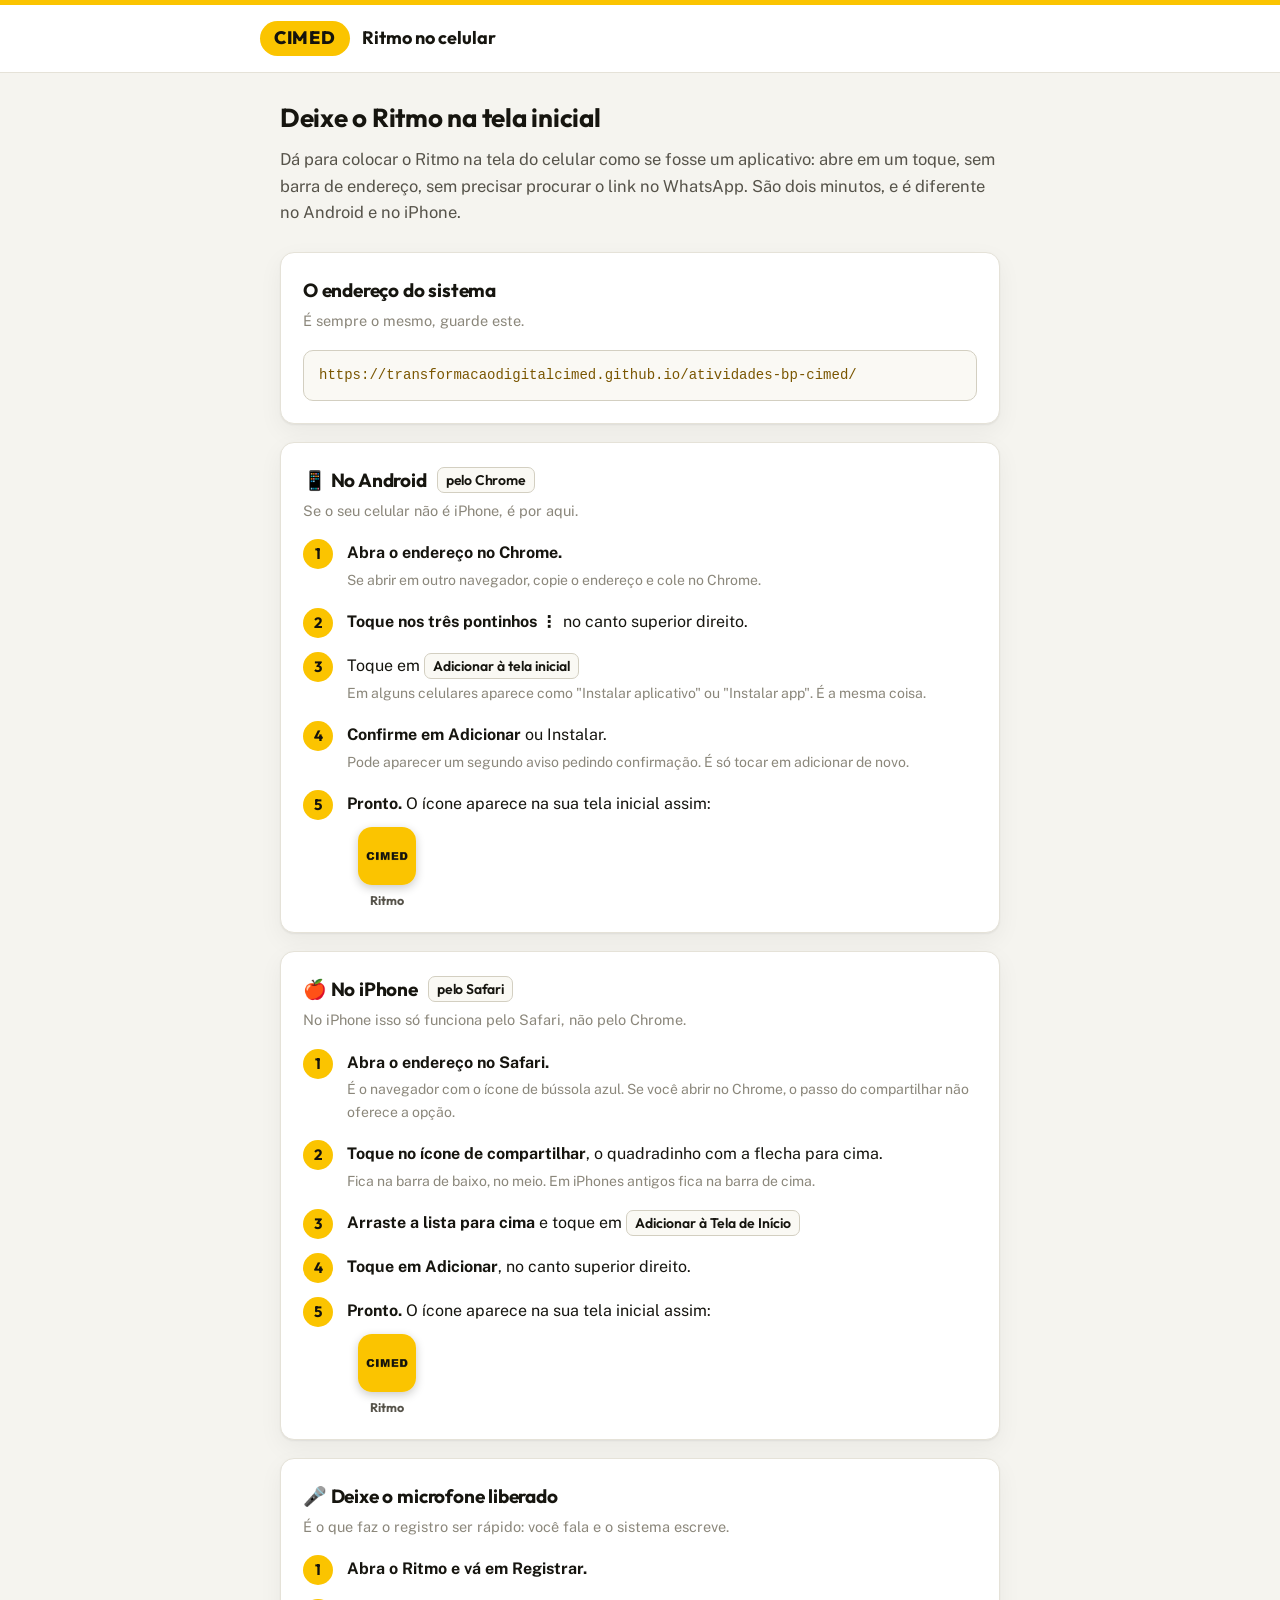
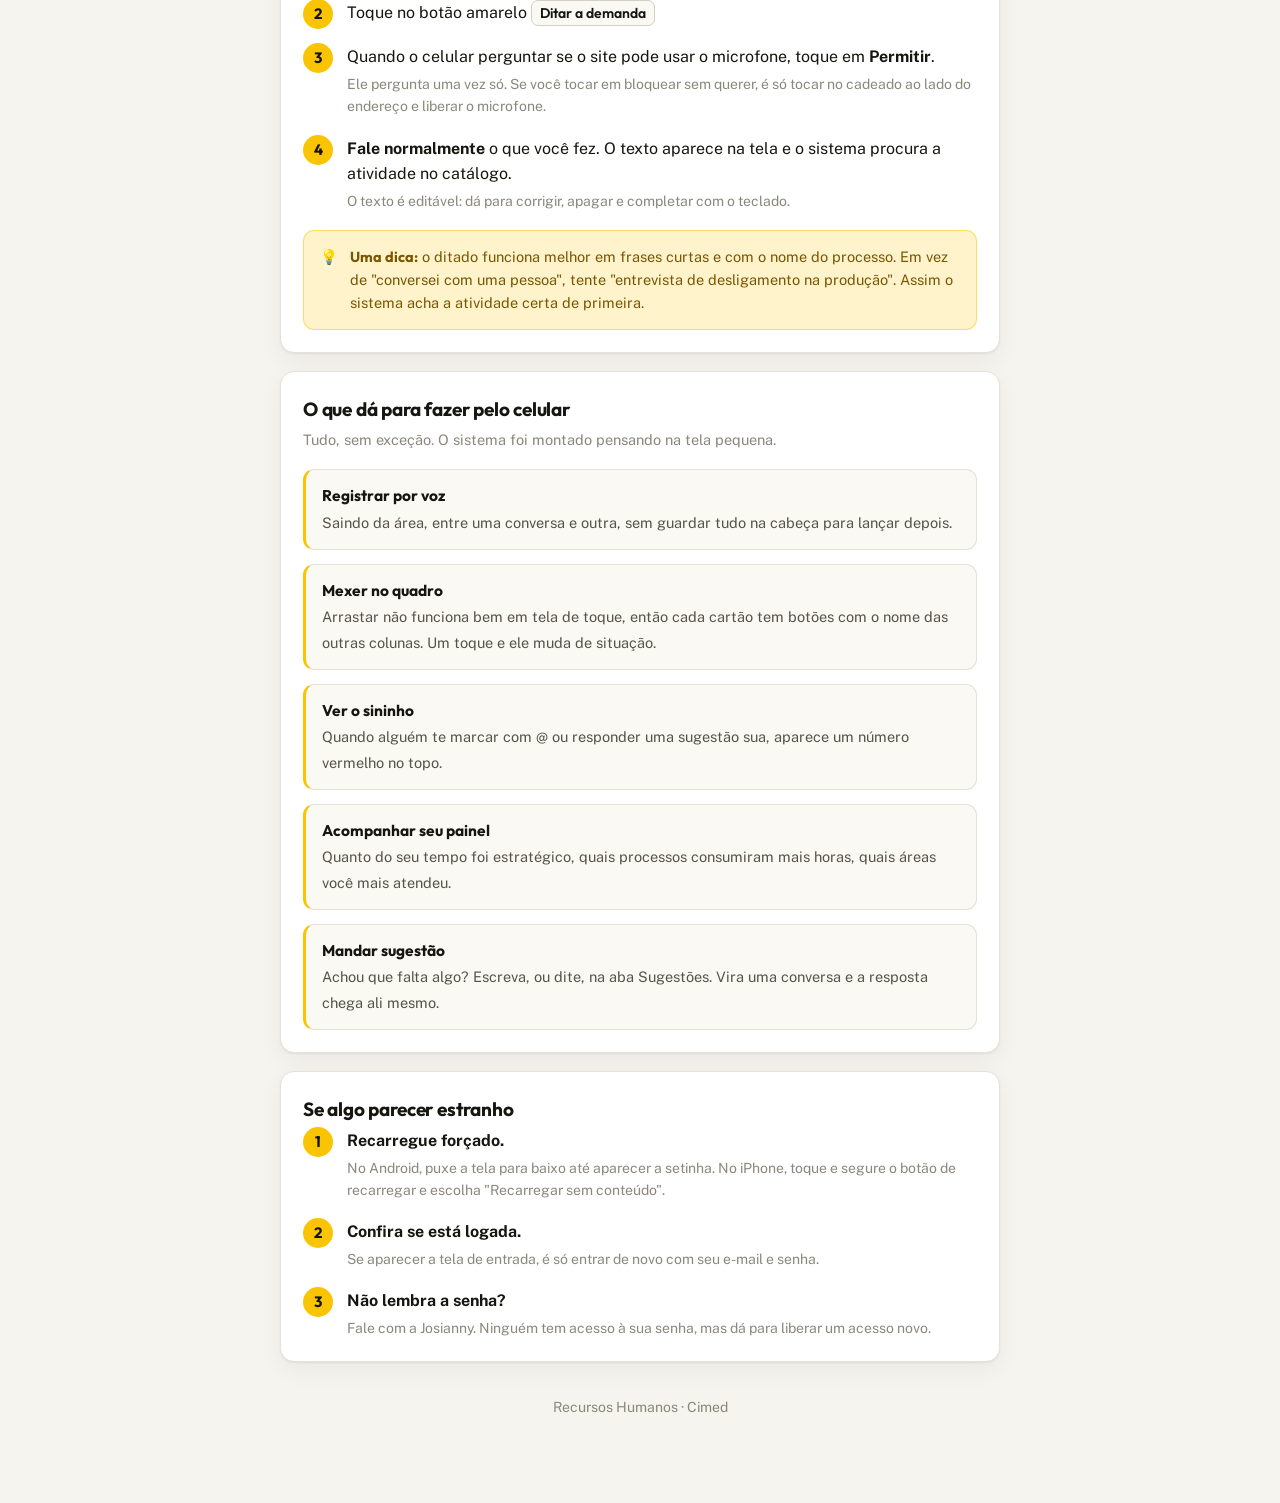
<file: celular.html>
<!doctype html>
<html lang="pt-BR">
<head>
<meta charset="utf-8">
<meta name="viewport" content="width=device-width, initial-scale=1">
<title>Ritmo no celular · CIMED</title>
<meta name="description" content="Como deixar o Ritmo na tela inicial do celular, com cara de aplicativo, e como usar o registro por voz.">
<link rel="icon" href="icone-192.png">
<link rel="apple-touch-icon" href="icone-192.png">
<meta name="theme-color" content="#FBC400">
<link rel="preconnect" href="https://fonts.googleapis.com">
<link rel="preconnect" href="https://fonts.gstatic.com" crossorigin>
<link href="https://fonts.googleapis.com/css2?family=Outfit:wght@400;600;700;800&family=Public+Sans:wght@400;600;700&display=swap" rel="stylesheet">
<style>
:root{
  color-scheme: light;
  --am:#FBC400; --am-fundo:#FFF3CC; --am-tinta:#7a5600;
  --bg:#f5f4ef; --sup:#fff; --sup2:#faf9f4; --linha:#e5e2d8; --linha-forte:#d3cfc1;
  --txt:#16150f; --txt2:#56534a; --txt3:#8b877b;
  --ff-d:"Outfit","Segoe UI",system-ui,sans-serif;
  --ff-t:"Public Sans","Segoe UI",system-ui,sans-serif;
}
@media (prefers-color-scheme: dark){
  :root{
    color-scheme: dark;
    --am-fundo:#3a2f07; --am-tinta:#ffd94d;
    --bg:#131210; --sup:#1c1b18; --sup2:#232219; --linha:#33312a; --linha-forte:#474437;
    --txt:#f8f7f2; --txt2:#c5c2b6; --txt3:#928e81;
  }
}
*{box-sizing:border-box}
body{margin:0; background:var(--bg); color:var(--txt);
  font-family:var(--ff-t); font-size:16px; line-height:1.6}
h1,h2,h3{font-family:var(--ff-d); letter-spacing:-.01em}
img{max-width:100%}

header{background:var(--sup); border-top:5px solid var(--am);
  border-bottom:1px solid var(--linha); padding:16px 20px}
.cab{max-width:760px; margin:0 auto; display:flex; align-items:center; gap:12px; flex-wrap:wrap}
.selo{background:var(--am); color:#14130d; font-family:var(--ff-d); font-weight:800;
  font-size:18px; letter-spacing:.04em; padding:3px 14px; border-radius:999px}
.cab b{font-family:var(--ff-d); font-size:18px}

main{max-width:760px; margin:0 auto; padding:24px 20px 70px}
.abertura{margin-bottom:26px}
.abertura h1{font-size:26px; margin:0 0 8px}
.abertura p{margin:0; color:var(--txt2); font-size:16.5px}

.card{background:var(--sup); border:1px solid var(--linha); border-radius:14px;
  padding:22px; margin-bottom:18px;
  box-shadow:0 1px 2px rgba(20,18,10,.06), 0 8px 24px rgba(20,18,10,.05)}
.card > h2{font-size:19px; margin:0 0 4px; display:flex; align-items:center; gap:10px; flex-wrap:wrap}
.card > p.s{margin:0 0 18px; color:var(--txt3); font-size:14.5px}

ol.passos{counter-reset:p; list-style:none; padding:0; margin:0}
ol.passos li{counter-increment:p; position:relative; padding:0 0 18px 44px}
ol.passos li:last-child{padding-bottom:0}
ol.passos li::before{content:counter(p); position:absolute; left:0; top:-1px;
  width:30px; height:30px; background:var(--am); color:#14130d; border-radius:999px;
  display:grid; place-items:center; font-family:var(--ff-d); font-weight:700; font-size:15px}
ol.passos b{font-weight:700}
ol.passos .obs{display:block; color:var(--txt3); font-size:14px; margin-top:3px}

.mostra-icone{display:flex; flex-direction:column; align-items:center; gap:5px;
  width:80px; margin:10px 0 0; text-align:center}
.mostra-icone img{width:58px; height:58px; border-radius:14px; display:block;
  box-shadow:0 3px 10px rgba(20,18,10,.22)}
.mostra-icone b{font-family:var(--ff-d); font-size:12.5px; font-weight:600; color:var(--txt2)}
.chip{display:inline-block; background:var(--sup2); border:1px solid var(--linha-forte);
  border-radius:7px; padding:1px 8px; font-family:var(--ff-d); font-weight:600;
  font-size:14px; white-space:nowrap}
.tres-pontos{font-family:var(--ff-d); font-weight:800; letter-spacing:2px}

.aviso{display:flex; gap:12px; background:var(--am-fundo);
  border:1px solid rgba(251,196,0,.5); color:var(--am-tinta);
  border-radius:11px; padding:14px 16px; font-size:14.5px; margin-top:18px}
.aviso b{font-family:var(--ff-d)}

.lista-uso{display:grid; gap:14px; margin:0; padding:0; list-style:none}
.lista-uso li{background:var(--sup2); border:1px solid var(--linha);
  border-left:3px solid var(--am); border-radius:11px; padding:13px 16px}
.lista-uso b{display:block; font-family:var(--ff-d); font-size:15.5px; margin-bottom:2px}
.lista-uso span{font-size:14.5px; color:var(--txt2)}

.endereco{display:block; background:var(--sup2); border:1px solid var(--linha-forte);
  border-radius:10px; padding:13px 15px; margin:14px 0 0;
  font-family:ui-monospace, Consolas, monospace; font-size:14px;
  word-break:break-all; color:var(--am-tinta); text-decoration:none}
.endereco:hover{border-color:var(--am)}

.fim{text-align:center; color:var(--txt3); font-size:14px; margin-top:34px}
</style>
</head>
<body>

<header>
  <div class="cab">
    <span class="selo">CIMED</span>
    <b>Ritmo no celular</b>
  </div>
</header>

<main>
  <div class="abertura">
    <h1>Deixe o Ritmo na tela inicial</h1>
    <p>Dá para colocar o Ritmo na tela do celular como se fosse um aplicativo: abre
      em um toque, sem barra de endereço, sem precisar procurar o link no WhatsApp.
      São dois minutos, e é diferente no Android e no iPhone.</p>
  </div>

  <div class="card">
    <h2>O endereço do sistema</h2>
    <p class="s">É sempre o mesmo, guarde este.</p>
    <a class="endereco" href="https://transformacaodigitalcimed.github.io/atividades-bp-cimed/">https://transformacaodigitalcimed.github.io/atividades-bp-cimed/</a>
  </div>

  <div class="card">
    <h2>📱 No Android <span class="chip">pelo Chrome</span></h2>
    <p class="s">Se o seu celular não é iPhone, é por aqui.</p>
    <ol class="passos">
      <li><b>Abra o endereço no Chrome.</b>
        <span class="obs">Se abrir em outro navegador, copie o endereço e cole no Chrome.</span></li>
      <li><b>Toque nos três pontinhos</b> <span class="tres-pontos">⋮</span> no canto superior direito.</li>
      <li>Toque em <span class="chip">Adicionar à tela inicial</span>
        <span class="obs">Em alguns celulares aparece como "Instalar aplicativo" ou "Instalar app". É a mesma coisa.</span></li>
      <li><b>Confirme em Adicionar</b> ou Instalar.
        <span class="obs">Pode aparecer um segundo aviso pedindo confirmação. É só tocar em adicionar de novo.</span></li>
      <li><b>Pronto.</b> O ícone aparece na sua tela inicial assim:
        <span class="mostra-icone"><img src="icone-192.png" alt="Ícone do Ritmo"><b>Ritmo</b></span></li>
    </ol>
  </div>

  <div class="card">
    <h2>🍎 No iPhone <span class="chip">pelo Safari</span></h2>
    <p class="s">No iPhone isso só funciona pelo Safari, não pelo Chrome.</p>
    <ol class="passos">
      <li><b>Abra o endereço no Safari.</b>
        <span class="obs">É o navegador com o ícone de bússola azul. Se você abrir no Chrome, o passo do compartilhar não oferece a opção.</span></li>
      <li><b>Toque no ícone de compartilhar</b>, o quadradinho com a flecha para cima.
        <span class="obs">Fica na barra de baixo, no meio. Em iPhones antigos fica na barra de cima.</span></li>
      <li><b>Arraste a lista para cima</b> e toque em <span class="chip">Adicionar à Tela de Início</span></li>
      <li><b>Toque em Adicionar</b>, no canto superior direito.</li>
      <li><b>Pronto.</b> O ícone aparece na sua tela inicial assim:
        <span class="mostra-icone"><img src="icone-192.png" alt="Ícone do Ritmo"><b>Ritmo</b></span></li>
    </ol>
  </div>

  <div class="card">
    <h2>🎤 Deixe o microfone liberado</h2>
    <p class="s">É o que faz o registro ser rápido: você fala e o sistema escreve.</p>
    <ol class="passos">
      <li><b>Abra o Ritmo e vá em Registrar.</b></li>
      <li>Toque no botão amarelo <span class="chip">Ditar a demanda</span></li>
      <li>Quando o celular perguntar se o site pode usar o microfone, toque em
        <b>Permitir</b>.
        <span class="obs">Ele pergunta uma vez só. Se você tocar em bloquear sem querer, é só tocar no cadeado ao lado do endereço e liberar o microfone.</span></li>
      <li><b>Fale normalmente</b> o que você fez. O texto aparece na tela e o sistema
        procura a atividade no catálogo.
        <span class="obs">O texto é editável: dá para corrigir, apagar e completar com o teclado.</span></li>
    </ol>
    <div class="aviso">
      <span>💡</span>
      <div><b>Uma dica:</b> o ditado funciona melhor em frases curtas e com o nome do
        processo. Em vez de "conversei com uma pessoa", tente "entrevista de desligamento
        na produção". Assim o sistema acha a atividade certa de primeira.</div>
    </div>
  </div>

  <div class="card">
    <h2>O que dá para fazer pelo celular</h2>
    <p class="s">Tudo, sem exceção. O sistema foi montado pensando na tela pequena.</p>
    <ul class="lista-uso">
      <li><b>Registrar por voz</b><span>Saindo da área, entre uma conversa e outra, sem guardar tudo na cabeça para lançar depois.</span></li>
      <li><b>Mexer no quadro</b><span>Arrastar não funciona bem em tela de toque, então cada cartão tem botões com o nome das outras colunas. Um toque e ele muda de situação.</span></li>
      <li><b>Ver o sininho</b><span>Quando alguém te marcar com @ ou responder uma sugestão sua, aparece um número vermelho no topo.</span></li>
      <li><b>Acompanhar seu painel</b><span>Quanto do seu tempo foi estratégico, quais processos consumiram mais horas, quais áreas você mais atendeu.</span></li>
      <li><b>Mandar sugestão</b><span>Achou que falta algo? Escreva, ou dite, na aba Sugestões. Vira uma conversa e a resposta chega ali mesmo.</span></li>
    </ul>
  </div>

  <div class="card">
    <h2>Se algo parecer estranho</h2>
    <ol class="passos">
      <li><b>Recarregue forçado.</b>
        <span class="obs">No Android, puxe a tela para baixo até aparecer a setinha. No iPhone, toque e segure o botão de recarregar e escolha "Recarregar sem conteúdo".</span></li>
      <li><b>Confira se está logada.</b>
        <span class="obs">Se aparecer a tela de entrada, é só entrar de novo com seu e-mail e senha.</span></li>
      <li><b>Não lembra a senha?</b>
        <span class="obs">Fale com a Josianny. Ninguém tem acesso à sua senha, mas dá para liberar um acesso novo.</span></li>
    </ol>
  </div>

  <p class="fim">Recursos Humanos · Cimed</p>
</main>

</body>
</html>
</file>
